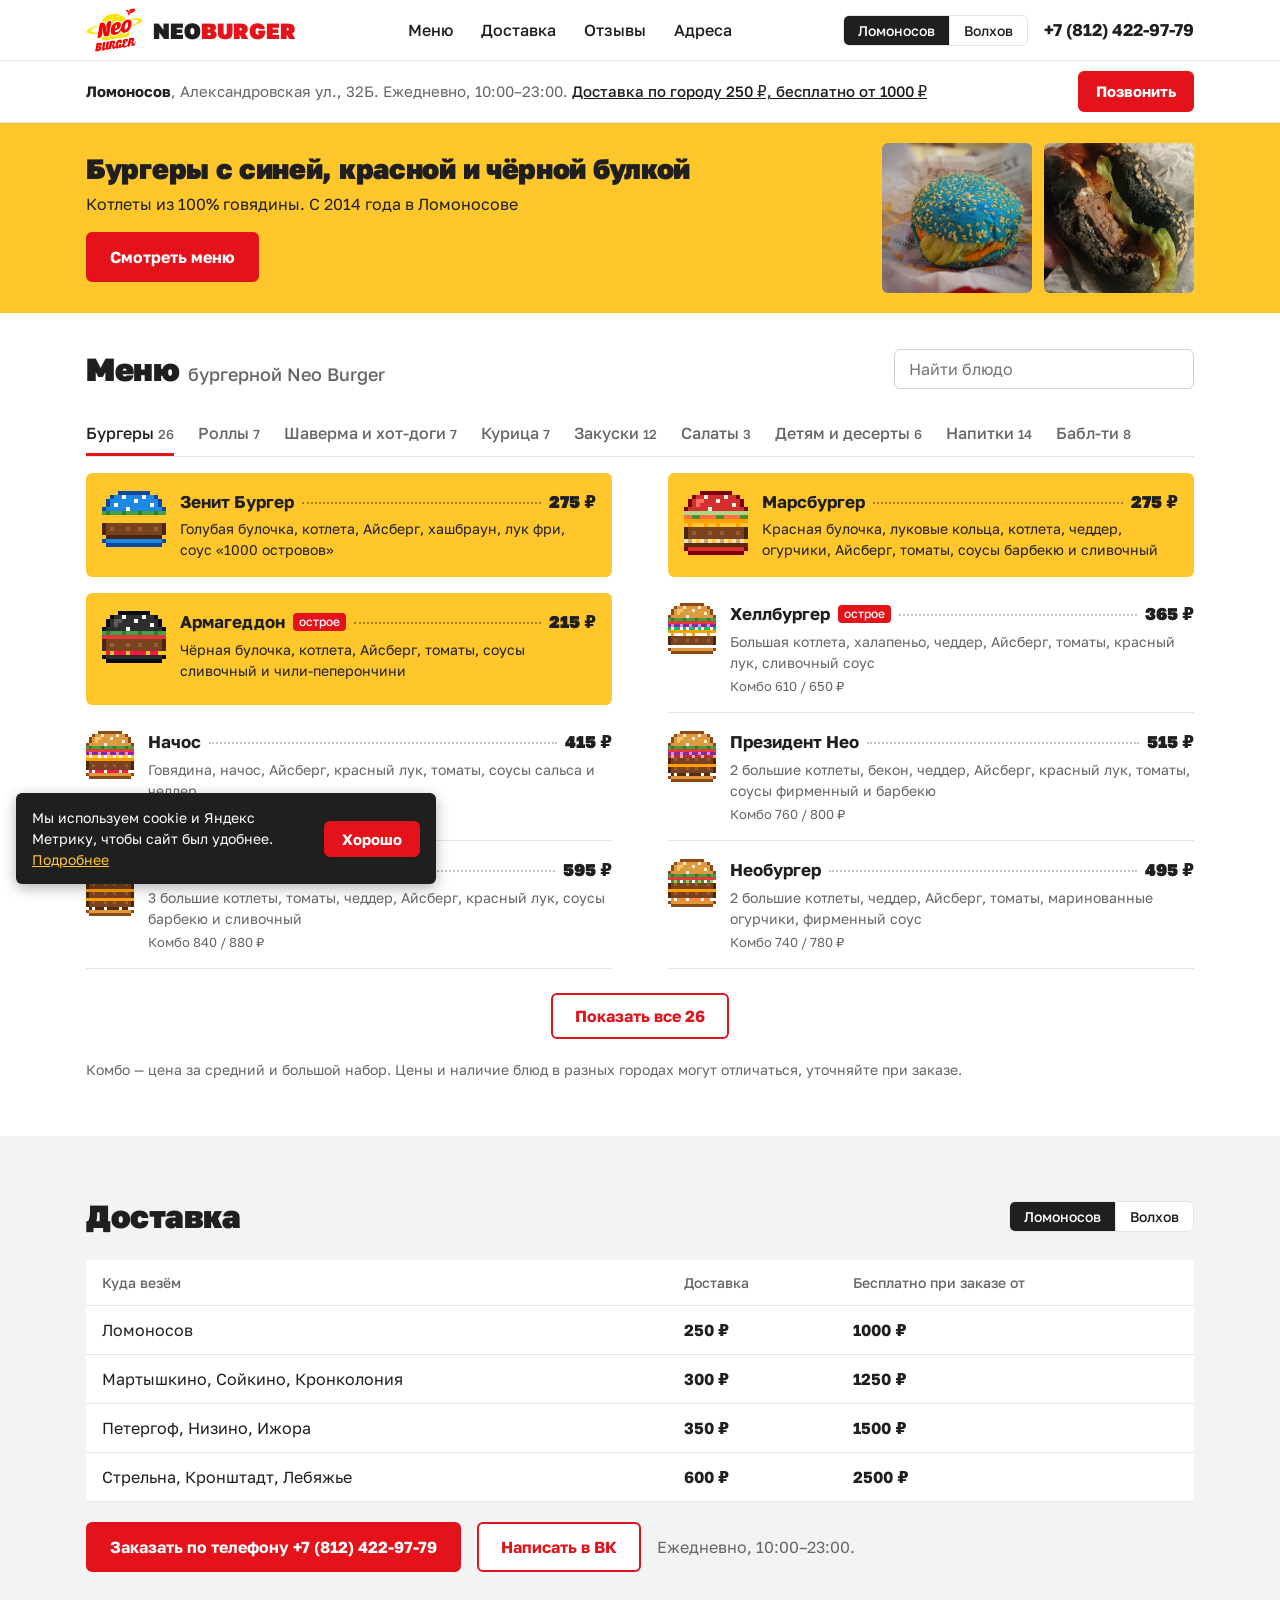
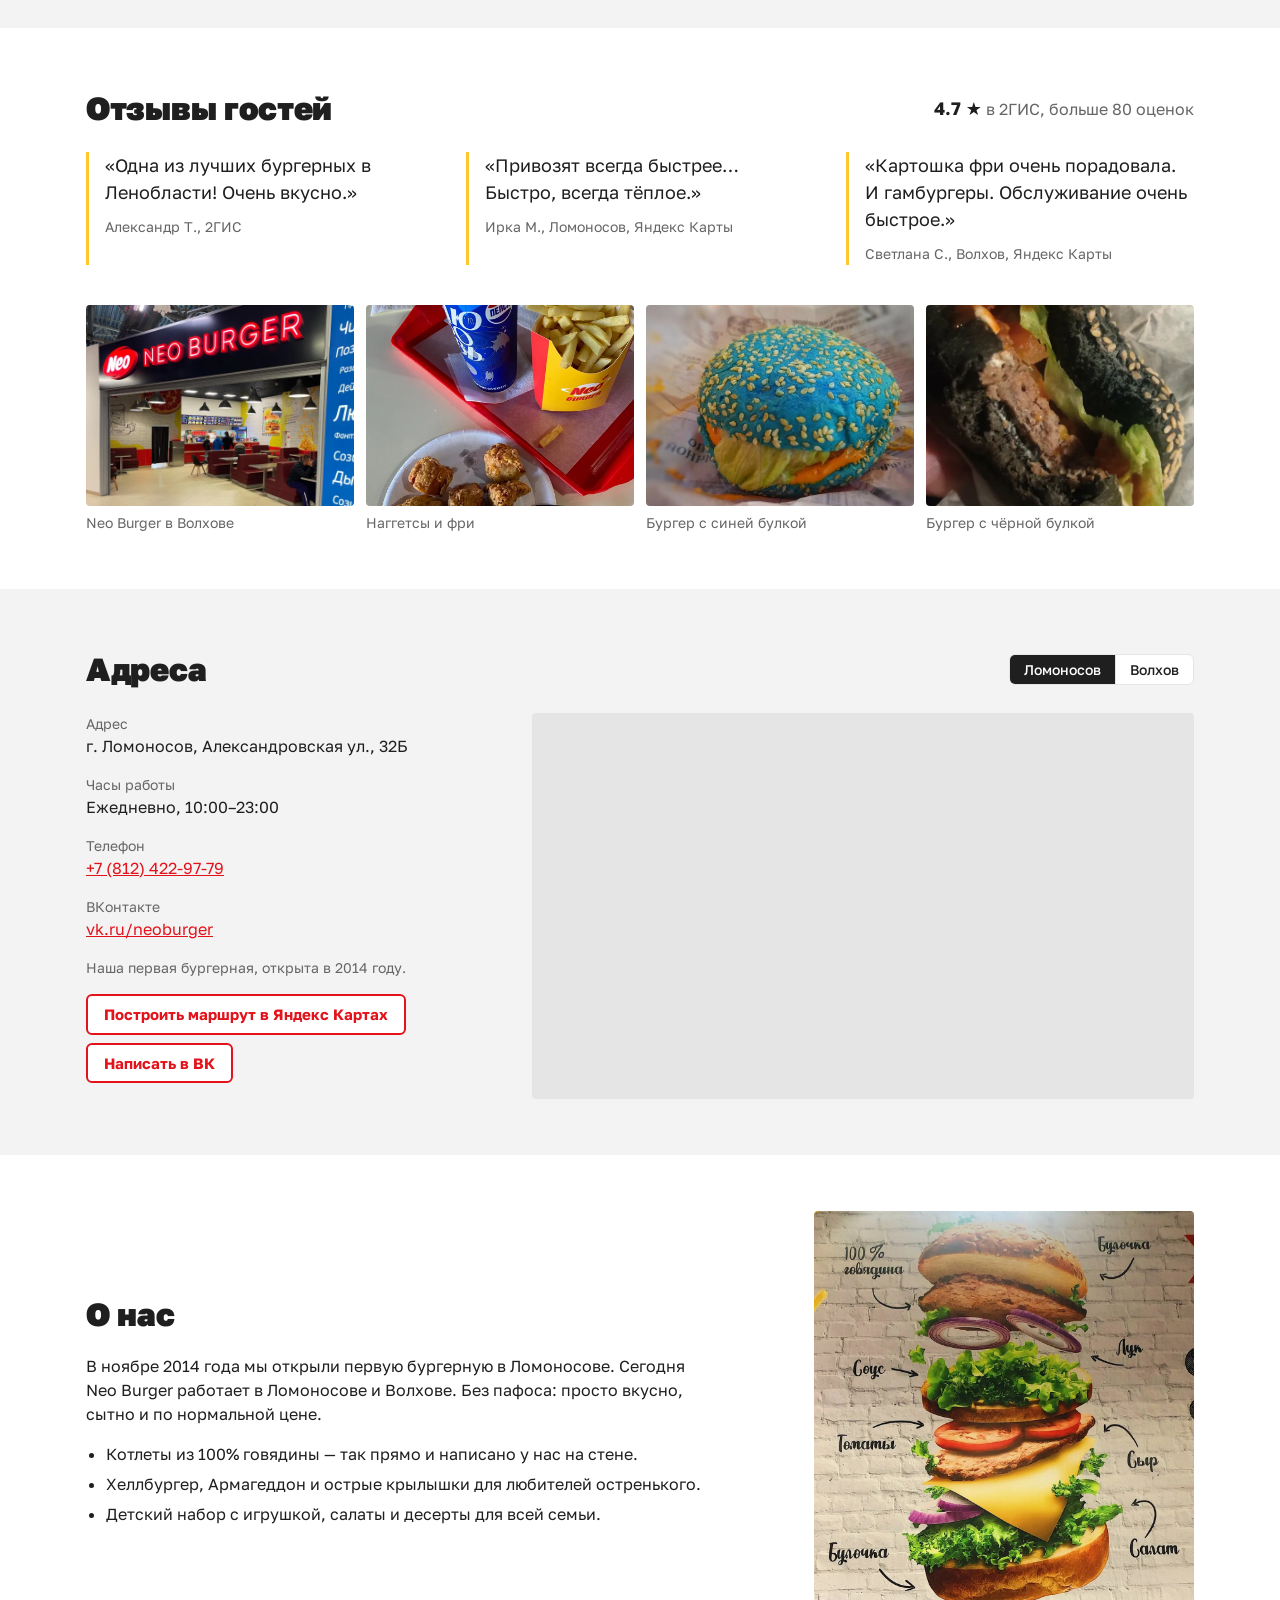
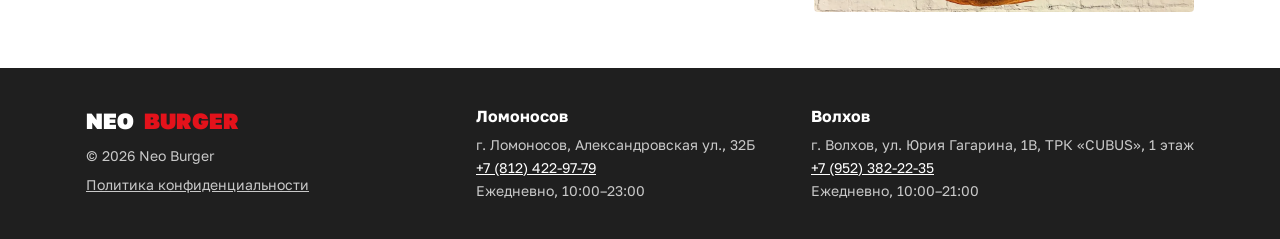
<file: index.html>
<!DOCTYPE html>
<html lang="ru">
<head>
  <meta charset="UTF-8">
  <meta name="viewport" content="width=device-width, initial-scale=1.0">
  <title>Neo Burger — бургерная в Ломоносове и Волхове, доставка бургеров</title>
  <meta name="description" content="Neo Burger — бургерные в Ломоносове и Волхове: сочные бургеры, роллы, шаверма, крылышки и картошка фри. Доставка по Ломоносову и Петергофу. Адреса и телефоны на сайте.">
  <meta name="robots" content="noindex, nofollow">
  <meta name="theme-color" content="#e3121b">
  <link rel="icon" href="images/logo.png" type="image/png">

  <!-- Превью ссылки в ВК, Телеграме и WhatsApp -->
  <meta property="og:type" content="website">
  <meta property="og:locale" content="ru_RU">
  <meta property="og:site_name" content="Neo Burger">
  <meta property="og:title" content="Neo Burger — бургерная в Ломоносове и Волхове">
  <meta property="og:description" content="Бургеры с синей, красной и чёрной булкой, роллы, шаверма и картошка фри. Доставка по Ломоносову и Петергофу.">
  <!-- Данные для поиска Яндекса и Google: карточка заведения с адресом, телефоном и часами.
       Держать в согласии с locations в script.js. -->
  <script type="application/ld+json">
  {
    "@context": "https://schema.org",
    "@graph": [
      {
        "@type": "Restaurant",
        "name": "Neo Burger Ломоносов",
        "servesCuisine": ["Бургеры", "Фастфуд"],
        "priceRange": "₽",
        "telephone": "+78124229779",
        "openingHours": "Mo-Su 10:00-23:00",
        "address": {
          "@type": "PostalAddress",
          "addressCountry": "RU",
          "addressLocality": "Ломоносов",
          "streetAddress": "Александровская ул., 32Б"
        },
        "geo": { "@type": "GeoCoordinates", "latitude": 59.910501, "longitude": 29.775342 },
        "sameAs": ["https://vk.ru/neoburger"]
      },
      {
        "@type": "Restaurant",
        "name": "Neo Burger Волхов",
        "servesCuisine": ["Бургеры", "Фастфуд"],
        "priceRange": "₽",
        "telephone": "+79523822235",
        "openingHours": "Mo-Su 10:00-21:00",
        "address": {
          "@type": "PostalAddress",
          "addressCountry": "RU",
          "addressLocality": "Волхов",
          "streetAddress": "ул. Юрия Гагарина, 1В, ТРК «CUBUS», 1 этаж"
        },
        "geo": { "@type": "GeoCoordinates", "latitude": 59.927274, "longitude": 32.292941 },
        "sameAs": ["https://vk.ru/neoburger3"]
      }
    ]
  }
  </script>

  <!-- Кириллицу шрифта грузим сразу, чтобы текст не перерисовывался -->
  <link rel="preload" href="fonts/golos-text-cyrillic.woff2" as="font" type="font/woff2" crossorigin>
  <link rel="stylesheet" href="style.css">
  <!-- Без JavaScript прячем то, что без него не работает: переключатели городов, поиск и вкладки меню -->
  <noscript>
    <style>
      [data-city-tabs], .menu-search, .tabs, .menu-more { display: none !important; }
    </style>
  </noscript>
</head>
<body>

  <!-- Шапка: логотип, разделы, выбор города и телефон -->
  <header class="topbar">
    <div class="container topbar__inner">
      <a href="#" class="logo"><img class="logo__img" src="images/logo.png" alt="" width="58" height="44"><span class="logo__text">NEO<span class="logo__accent">BURGER</span></span></a>
      <nav class="nav">
        <a href="#menu">Меню</a>
        <a href="#delivery">Доставка</a>
        <a href="#reviews">Отзывы</a>
        <a href="#contacts">Адреса</a>
      </nav>
      <div class="topbar__right">
        <div class="seg" data-city-tabs role="group" aria-label="Выбор города"></div>
        <a href="tel:+78124229779" class="topbar__phone hide-mobile" id="top-call" data-call>+7 (812) 422-97-79</a>
      </div>
    </div>
  </header>

  <!-- Данные Ломоносова ниже прописаны прямо в HTML, чтобы адрес и телефон были видны без JavaScript.
       script.js перерисовывает их по выбранному городу.
       Держать в согласии с locations в script.js и с JSON-LD в <head>. -->

  <!-- Главное про выбранный город: адрес, часы, доставка -->
  <div class="place">
    <div class="container place__inner">
      <p class="place__text">
        <strong id="place-city">Ломоносов</strong>, <span id="place-address">Александровская ул., 32Б</span>.
        <span id="place-hours">Ежедневно, 10:00–23:00</span>.
        <a href="#delivery" id="place-delivery">Доставка по городу 250 ₽, бесплатно от 1000 ₽</a>
      </p>
      <a href="tel:+78124229779" class="btn btn--small hide-mobile" data-call>Позвонить</a>
    </div>
  </div>

  <!-- Баннер с главной фишкой: цветные булки -->
  <section class="promo" aria-labelledby="promo-title">
    <div class="container promo__inner">
      <div class="promo__text">
        <h2 class="promo__title" id="promo-title">Бургеры с синей, красной и чёрной булкой</h2>
        <p class="promo__sub">Котлеты из 100% говядины. С 2014 года в Ломоносове</p>
        <a href="#menu" class="btn promo__btn">Смотреть меню</a>
      </div>
      <div class="promo__pics">
        <picture>
          <source srcset="images/blue-bun.webp" type="image/webp">
          <img src="images/blue-bun.jpg" alt="Бургер с синей булкой" width="750" height="750">
        </picture>
        <picture>
          <source srcset="images/black-bun.webp" type="image/webp">
          <img src="images/black-bun.jpg" alt="Бургер с чёрной булкой" width="584" height="1280">
        </picture>
      </div>
    </div>
  </section>

  <!-- Меню — сразу под баннером -->
  <section id="menu" class="section section--first">
    <div class="container">
      <div class="section__head">
        <h1 class="section__title">Меню <span class="section__sub">бургерной Neo Burger</span></h1>
        <input type="search" id="menu-search" class="menu-search" placeholder="Найти блюдо" aria-label="Поиск по меню">
      </div>
      <div class="tabs" id="tabs"></div>
      <div class="menu-list" id="menu-grid"></div>
      <noscript>
        <p class="menu-noscript">
          Меню доступно по телефону:
          Ломоносов — <a href="tel:+78124229779">+7 (812) 422-97-79</a>,
          Волхов — <a href="tel:+79523822235">+7 (952) 382-22-35</a>.
        </p>
      </noscript>
      <button type="button" class="btn btn--outline menu-more" id="menu-more" hidden></button>
      <p class="note">Комбо — цена за средний и большой набор. Цены и наличие блюд в разных городах могут отличаться, уточняйте при заказе.</p>
    </div>
  </section>

  <!-- Доставка: зоны и суммы для выбранного города -->
  <section id="delivery" class="section section--grey">
    <div class="container">
      <div class="section__head">
        <h2 class="section__title">Доставка</h2>
        <div class="seg" data-city-tabs role="group" aria-label="Выбор города"></div>
      </div>
      <div id="delivery-info">
        <table class="table">
          <thead>
            <tr><th>Куда везём</th><th>Доставка</th><th>Бесплатно при заказе от</th></tr>
          </thead>
          <tbody>
            <tr><td>Ломоносов</td><td>250 ₽</td><td>1000 ₽</td></tr>
            <tr><td>Мартышкино, Сойкино, Кронколония</td><td>300 ₽</td><td>1250 ₽</td></tr>
            <tr><td>Петергоф, Низино, Ижора</td><td>350 ₽</td><td>1500 ₽</td></tr>
            <tr><td>Стрельна, Кронштадт, Лебяжье</td><td>600 ₽</td><td>2500 ₽</td></tr>
          </tbody>
        </table>
        <div class="delivery-foot">
          <a href="tel:+78124229779" class="btn">Заказать по телефону +7 (812) 422-97-79</a>
          <a href="https://vk.me/neoburger" class="btn btn--outline" target="_blank" rel="noopener">Написать в ВК</a>
          <span>Ежедневно, 10:00–23:00.</span>
        </div>
      </div>
    </div>
  </section>

  <!-- Отзывы и фото -->
  <section id="reviews" class="section">
    <div class="container">
      <div class="section__head">
        <h2 class="section__title">Отзывы гостей</h2>
        <p class="score"><strong>4.7 ★</strong> в 2ГИС, больше 80 оценок</p>
      </div>
      <div class="reviews">
        <blockquote class="review">
          <p>«Одна из лучших бургерных в Ленобласти! Очень вкусно.»</p>
          <cite>Александр Т., 2ГИС</cite>
        </blockquote>
        <blockquote class="review">
          <p>«Привозят всегда быстрее… Быстро, всегда тёплое.»</p>
          <cite>Ирка М., Ломоносов, Яндекс Карты</cite>
        </blockquote>
        <blockquote class="review">
          <p>«Картошка фри очень порадовала. И гамбургеры. Обслуживание очень быстрое.»</p>
          <cite>Светлана С., Волхов, Яндекс Карты</cite>
        </blockquote>
      </div>
      <div class="gallery">
        <figure>
          <picture>
            <source srcset="images/hall-sign.webp" type="image/webp">
            <img src="images/hall-sign.jpg" alt="Вход в Neo Burger с красной неоновой вывеской" width="1280" height="960" loading="lazy">
          </picture>
          <figcaption>Neo Burger в Волхове</figcaption>
        </figure>
        <figure>
          <picture>
            <source srcset="images/red-tray.webp" type="image/webp">
            <img src="images/red-tray.jpg" alt="Наггетсы, картошка фри в фирменной упаковке и газировка на красном подносе" width="960" height="1280" loading="lazy">
          </picture>
          <figcaption>Наггетсы и фри</figcaption>
        </figure>
        <figure>
          <picture>
            <source srcset="images/blue-bun.webp" type="image/webp">
            <img src="images/blue-bun.jpg" alt="Бургер с синей булочкой и кунжутом" width="750" height="750" loading="lazy">
          </picture>
          <figcaption>Бургер с синей булкой</figcaption>
        </figure>
        <figure>
          <picture>
            <source srcset="images/black-bun.webp" type="image/webp">
            <img src="images/black-bun.jpg" alt="Бургер с чёрной булочкой, говяжьей котлетой и салатом" width="584" height="1280" loading="lazy">
          </picture>
          <figcaption>Бургер с чёрной булкой</figcaption>
        </figure>
      </div>
    </div>
  </section>

  <!-- Адреса и карта -->
  <section id="contacts" class="section section--grey">
    <div class="container">
      <div class="section__head">
        <h2 class="section__title">Адреса</h2>
        <div class="seg" data-city-tabs role="group" aria-label="Выбор города"></div>
      </div>
      <div class="contacts">
        <div class="contacts__info" id="city-info">
          <p><span class="label">Адрес</span>г. Ломоносов, Александровская ул., 32Б</p>
          <p><span class="label">Часы работы</span>Ежедневно, 10:00–23:00</p>
          <p><span class="label">Телефон</span><a href="tel:+78124229779">+7 (812) 422-97-79</a></p>
          <p><span class="label">ВКонтакте</span><a href="https://vk.ru/neoburger" target="_blank" rel="noopener">vk.ru/neoburger</a></p>
          <p class="city-note">Наша первая бургерная, открыта в 2014 году.</p>
          <p class="contacts__buttons">
            <a href="https://yandex.ru/maps/?rtext=~59.910501,29.775342&amp;rtt=auto" class="btn btn--small btn--outline" target="_blank" rel="noopener">Построить маршрут в Яндекс Картах</a>
            <a href="https://vk.me/neoburger" class="btn btn--small btn--outline" target="_blank" rel="noopener">Написать в ВК</a>
          </p>
        </div>
        <div class="contacts__map">
          <iframe
            id="city-map"
            src="https://www.openstreetmap.org/export/embed.html?bbox=29.767342,59.907500999999996,29.783341999999998,59.913501&amp;layer=mapnik&amp;marker=59.910501,29.775342"
            title="Neo Burger на карте"
            loading="lazy"
            allowfullscreen></iframe>
        </div>
      </div>
    </div>
  </section>

  <!-- О нас -->
  <section id="about" class="section">
    <div class="container about">
      <div>
        <h2 class="section__title">О нас</h2>
        <p>В ноябре 2014 года мы открыли первую бургерную в Ломоносове. Сегодня Neo Burger работает в Ломоносове и Волхове. Без пафоса: просто вкусно, сытно и по нормальной цене.</p>
        <ul class="about__list">
          <li>Котлеты из 100% говядины — так прямо и написано у нас на стене.</li>
          <li>Хеллбургер, Армагеддон и острые крылышки для любителей остренького.</li>
          <li>Детский набор с игрушкой, салаты и десерты для всей семьи.</li>
        </ul>
      </div>
      <picture class="about__pic">
        <source srcset="images/poster.webp" type="image/webp">
        <img class="about__img" src="images/poster.jpg" alt="Плакат на стене Neo Burger: бургер в разрезе — булочка, 100% говядина, сыр, томаты, салат, лук и соус" width="1213" height="1280" loading="lazy">
      </picture>
    </div>
  </section>

  <!-- Подвал: адреса и телефоны обеих точек (прописаны в HTML, script.js перерисовывает их из locations) -->
  <footer class="footer">
    <div class="container footer__inner">
      <div>
        <a href="#" class="logo logo--light">NEO<span class="logo__accent">BURGER</span></a>
        <p class="footer__copy">© 2026 Neo Burger</p>
        <p class="footer__links"><a href="privacy.html">Политика конфиденциальности</a></p>

      </div>
      <div class="footer__places" id="footer-places">
        <div>
          <h3>Ломоносов</h3>
          <p>г. Ломоносов, Александровская ул., 32Б</p>
          <p><a href="tel:+78124229779">+7 (812) 422-97-79</a></p>
          <p>Ежедневно, 10:00–23:00</p>
        </div>
        <div>
          <h3>Волхов</h3>
          <p>г. Волхов, ул. Юрия Гагарина, 1В, ТРК «CUBUS», 1 этаж</p>
          <p><a href="tel:+79523822235">+7 (952) 382-22-35</a></p>
          <p>Ежедневно, 10:00–21:00</p>
        </div>
      </div>
    </div>
  </footer>

  <!-- Круглая кнопка звонка на телефонах (номер подставляется по выбранному городу) -->
  <a href="tel:+78124229779" class="call-fab" data-call aria-label="Позвонить">
    <svg width="26" height="26" viewBox="0 0 24 24" fill="#fff" aria-hidden="true"><path d="M6.6 10.8a15.1 15.1 0 0 0 6.6 6.6l2.2-2.2a1 1 0 0 1 1-.25c1.1.37 2.3.57 3.6.57a1 1 0 0 1 1 1V20a1 1 0 0 1-1 1A17 17 0 0 1 3 4a1 1 0 0 1 1-1h3.5a1 1 0 0 1 1 1c0 1.25.2 2.45.57 3.57a1 1 0 0 1-.25 1z"/></svg>
  </a>

  <!-- Круглая кнопка ВК на телефонах, слева от кнопки звонка (чат с группой выбранного города) -->
  <a href="https://vk.me/neoburger" class="vk-fab" data-vk target="_blank" rel="noopener" aria-label="Написать во ВКонтакте">VK</a>

  <!-- Плашка про cookie (показывается, пока посетитель не нажал «Хорошо») -->
  <div class="cookie" id="cookie" hidden>
    <p>Мы используем cookie и Яндекс Метрику, чтобы сайт был удобнее. <a href="privacy.html">Подробнее</a></p>
    <button type="button" class="btn btn--small" id="cookie-ok">Хорошо</button>
  </div>

  <script src="script.js"></script>
</body>
</html>
</file>
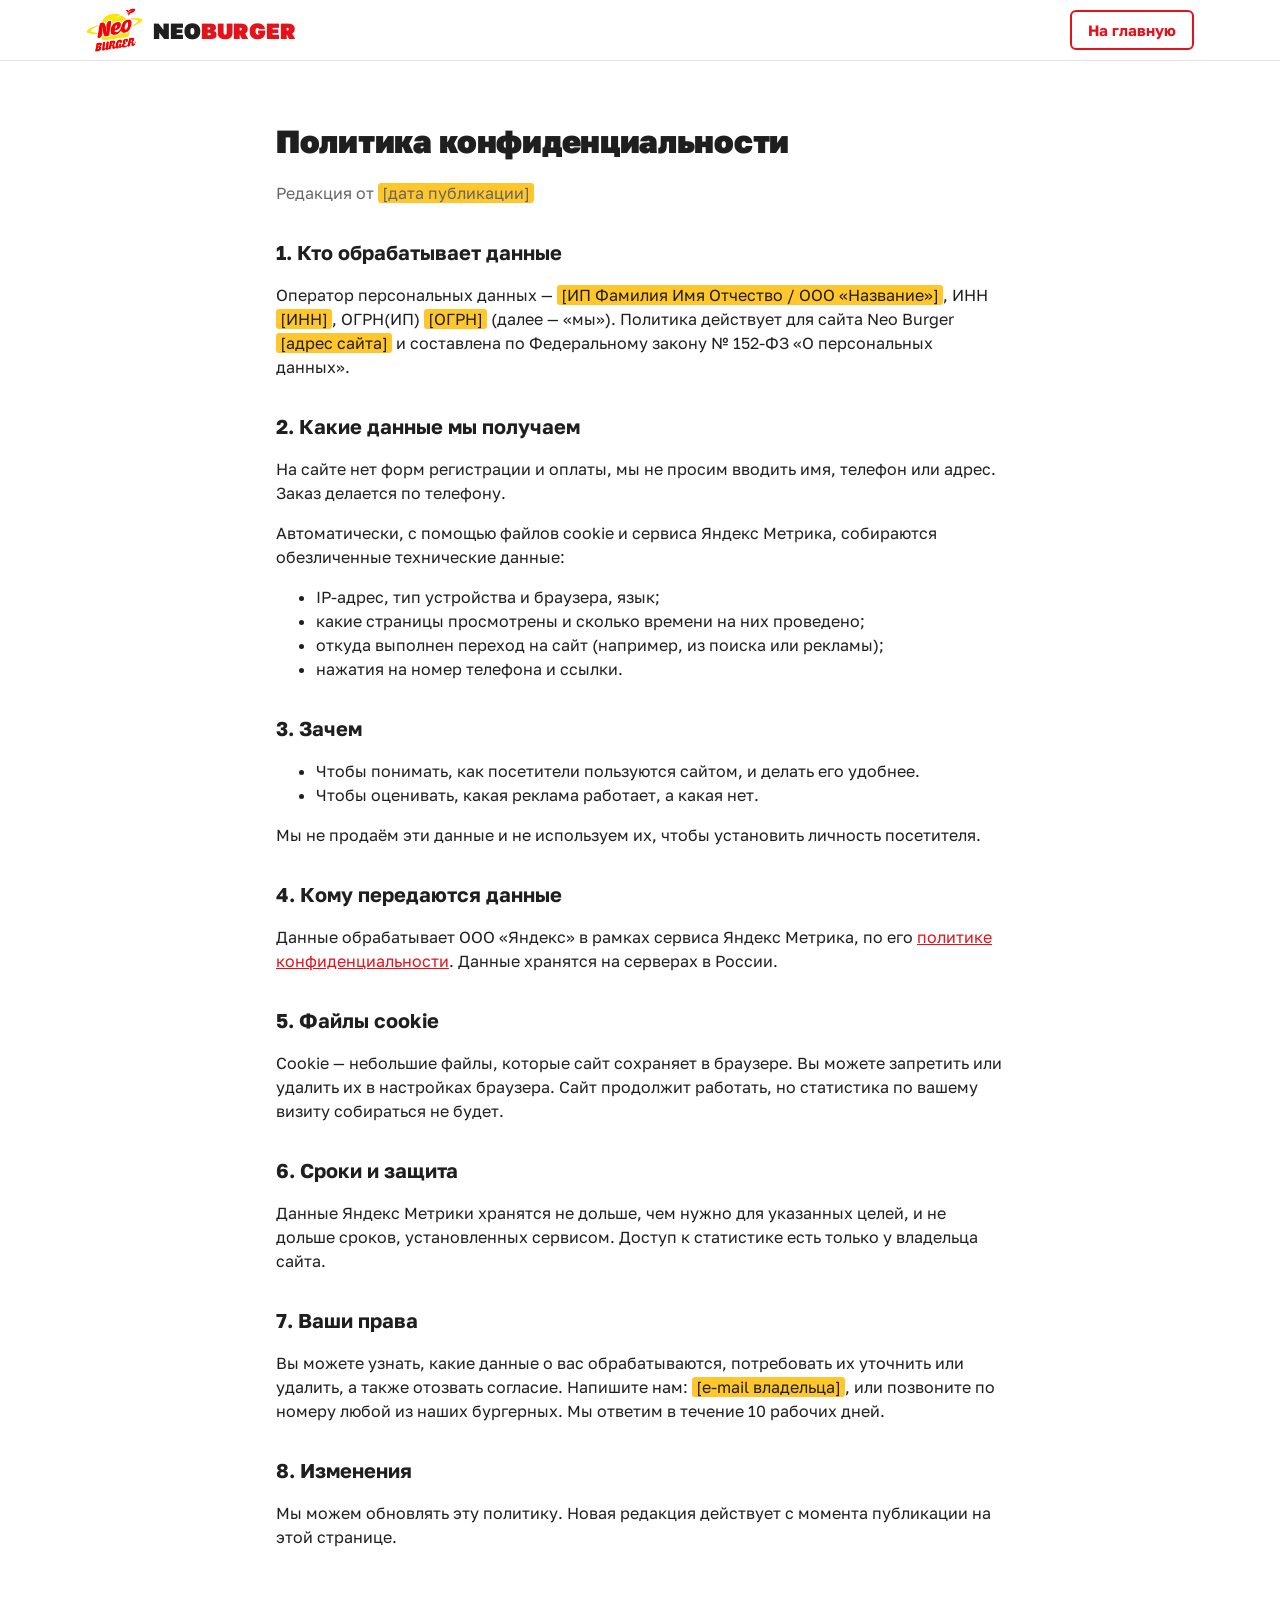
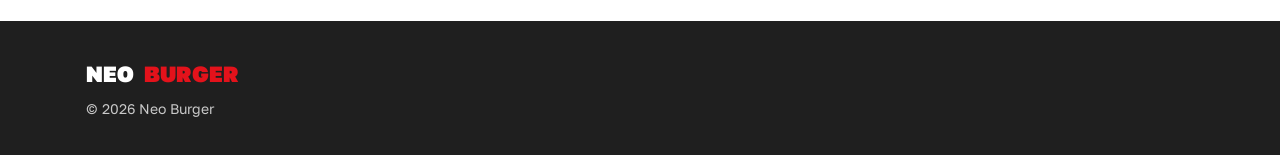
<file: privacy.html>
<!DOCTYPE html>
<html lang="ru">
<head>
  <meta charset="UTF-8">
  <meta name="viewport" content="width=device-width, initial-scale=1.0">
  <title>Политика конфиденциальности — Neo Burger</title>
  <meta name="robots" content="noindex, nofollow">
  <link rel="icon" href="images/logo.png" type="image/png">
  <link rel="preload" href="fonts/golos-text-cyrillic.woff2" as="font" type="font/woff2" crossorigin>
  <link rel="stylesheet" href="style.css">
</head>
<body>

  <header class="topbar">
    <div class="container topbar__inner">
      <a href="index.html" class="logo"><img class="logo__img" src="images/logo.png" alt="" width="58" height="44"><span class="logo__text">NEO<span class="logo__accent">BURGER</span></span></a>
      <a href="index.html" class="btn btn--small btn--outline">На главную</a>
    </div>
  </header>

  <main class="section">
    <div class="container doc">
      <h1 class="section__title">Политика конфиденциальности</h1>
      <p class="doc__date">Редакция от <span class="todo">[дата публикации]</span></p>

      <h2>1. Кто обрабатывает данные</h2>
      <p>Оператор персональных данных — <span class="todo">[ИП Фамилия Имя Отчество / ООО «Название»]</span>, ИНН <span class="todo">[ИНН]</span>, ОГРН(ИП) <span class="todo">[ОГРН]</span> (далее — «мы»). Политика действует для сайта Neo Burger <span class="todo">[адрес сайта]</span> и составлена по Федеральному закону № 152-ФЗ «О персональных данных».</p>

      <h2>2. Какие данные мы получаем</h2>
      <p>На сайте нет форм регистрации и оплаты, мы не просим вводить имя, телефон или адрес. Заказ делается по телефону.</p>
      <p>Автоматически, с помощью файлов cookie и сервиса Яндекс Метрика, собираются обезличенные технические данные:</p>
      <ul>
        <li>IP-адрес, тип устройства и браузера, язык;</li>
        <li>какие страницы просмотрены и сколько времени на них проведено;</li>
        <li>откуда выполнен переход на сайт (например, из поиска или рекламы);</li>
        <li>нажатия на номер телефона и ссылки.</li>
      </ul>

      <h2>3. Зачем</h2>
      <ul>
        <li>Чтобы понимать, как посетители пользуются сайтом, и делать его удобнее.</li>
        <li>Чтобы оценивать, какая реклама работает, а какая нет.</li>
      </ul>
      <p>Мы не продаём эти данные и не используем их, чтобы установить личность посетителя.</p>

      <h2>4. Кому передаются данные</h2>
      <p>Данные обрабатывает ООО «Яндекс» в рамках сервиса Яндекс Метрика, по его <a href="https://yandex.ru/legal/confidential/" target="_blank" rel="noopener">политике конфиденциальности</a>. Данные хранятся на серверах в России.</p>

      <h2>5. Файлы cookie</h2>
      <p>Cookie — небольшие файлы, которые сайт сохраняет в браузере. Вы можете запретить или удалить их в настройках браузера. Сайт продолжит работать, но статистика по вашему визиту собираться не будет.</p>

      <h2>6. Сроки и защита</h2>
      <p>Данные Яндекс Метрики хранятся не дольше, чем нужно для указанных целей, и не дольше сроков, установленных сервисом. Доступ к статистике есть только у владельца сайта.</p>

      <h2>7. Ваши права</h2>
      <p>Вы можете узнать, какие данные о вас обрабатываются, потребовать их уточнить или удалить, а также отозвать согласие. Напишите нам: <span class="todo">[e-mail владельца]</span>, или позвоните по номеру любой из наших бургерных. Мы ответим в течение 10 рабочих дней.</p>

      <h2>8. Изменения</h2>
      <p>Мы можем обновлять эту политику. Новая редакция действует с момента публикации на этой странице.</p>
    </div>
  </main>

  <footer class="footer">
    <div class="container footer__inner">
      <div>
        <a href="index.html" class="logo logo--light">NEO<span class="logo__accent">BURGER</span></a>
        <p class="footer__copy">© 2026 Neo Burger</p>
      </div>
    </div>
  </footer>

</body>
</html>
</file>
<file: style.css>
/* Шрифт Golos Text лежит в fonts/ (лицензия — fonts/OFL.txt).
   Это вариативный шрифт: в одном файле сразу все жирности, мы используем 400, 500, 700 и 900. */
@font-face {
  font-family: "Golos Text";
  font-style: normal;
  font-weight: 400 900;
  font-display: swap;
  src: url("fonts/golos-text-cyrillic.woff2") format("woff2");
  unicode-range: U+0301, U+0400-045F, U+0490-0491, U+04B0-04B1, U+2116;
}
@font-face {
  font-family: "Golos Text";
  font-style: normal;
  font-weight: 400 900;
  font-display: swap;
  src: url("fonts/golos-text-latin.woff2") format("woff2");
  unicode-range: U+0000-00FF, U+0131, U+0152-0153, U+02BB-02BC, U+02C6, U+02DA, U+02DC, U+0304, U+0308, U+0329, U+2000-206F, U+20AC, U+2122, U+2191, U+2193, U+2212, U+2215, U+FEFF, U+FFFD;
}

:root {
  --white: #ffffff;
  --grey: #f3f3f3;
  --line: #e5e5e5;
  --text: #1f1f1f;
  --muted: #666666;
  /* Фирменные цвета Neo Burger: красный — вывеска, жёлтый — упаковка фри */
  --red: #e3121b;
  --red-dark: #b80d15;
  --yellow: #ffc72c;
  /* Фирменный синий ВКонтакте — для кнопки чата */
  --vk: #0077ff;
}

* { box-sizing: border-box; }

html { scroll-behavior: smooth; scroll-padding-top: 72px; }

body {
  margin: 0;
  font-family: "Golos Text", system-ui, sans-serif;
  font-size: 16px;
  line-height: 1.5;
  background: var(--white);
  color: var(--text);
}

a { color: var(--red); }

/* Атрибут hidden всегда прячет элемент, даже если у класса задан display */
[hidden] { display: none !important; }

/* width/height у <img> нужны браузеру, чтобы заранее знать пропорции, а размер задаёт CSS */
picture { display: block; }
img { max-width: 100%; height: auto; }

:focus-visible { outline: 3px solid var(--yellow); outline-offset: 2px; }

.container {
  max-width: 1140px;
  margin: 0 auto;
  padding: 0 16px;
}

/* Кнопки */
.btn {
  display: inline-block;
  background: var(--red);
  color: var(--white);
  border: 2px solid var(--red);
  border-radius: 6px;
  padding: 11px 22px;
  font-family: inherit;
  font-size: 16px;
  font-weight: 700;
  text-decoration: none;
  cursor: pointer;
}
.btn:hover { background: var(--red-dark); border-color: var(--red-dark); }
.btn--small { padding: 7px 16px; font-size: 15px; }
.btn--outline { background: var(--white); color: var(--red); }
.btn--outline:hover { background: var(--red); color: var(--white); }

/* Шапка */
.topbar {
  position: sticky;
  top: 0;
  z-index: 10;
  background: var(--white);
  border-bottom: 1px solid var(--line);
}
.topbar__inner {
  display: flex;
  align-items: center;
  justify-content: space-between;
  gap: 16px;
  height: 60px;
}
.logo {
  display: inline-flex;
  align-items: center;
  gap: 10px;
  font-weight: 900;
  font-size: 22px;
  color: var(--text);
  text-decoration: none;
}
.logo__img { display: block; height: 44px; width: auto; }
.logo__accent { color: var(--red); }
.logo--light { color: var(--white); }
.nav a {
  color: var(--text);
  text-decoration: none;
  margin: 0 12px;
  font-weight: 500;
}
.nav a:hover { color: var(--red); }
.topbar__right { display: flex; align-items: center; gap: 16px; }
.topbar__phone {
  color: var(--text);
  font-weight: 700;
  font-size: 17px;
  text-decoration: none;
  white-space: nowrap;
}
.topbar__phone:hover { color: var(--red); }

/* Переключатель города */
.seg {
  display: inline-flex;
  border: 1px solid var(--line);
  border-radius: 6px;
  overflow: hidden;
  background: var(--white);
}
.seg__btn {
  border: none;
  background: none;
  padding: 6px 14px;
  font-family: inherit;
  font-size: 14px;
  font-weight: 500;
  color: var(--text);
  cursor: pointer;
}
.seg__btn + .seg__btn { border-left: 1px solid var(--line); }
.seg__btn:hover { background: var(--grey); }
.seg__btn.active { background: var(--text); color: var(--white); }

/* Строка про выбранный город */
.place { border-bottom: 1px solid var(--line); }
.place__inner {
  display: flex;
  align-items: center;
  justify-content: space-between;
  gap: 8px 24px;
  padding-top: 10px;
  padding-bottom: 10px;
}
.place__text { margin: 0; font-size: 15px; color: var(--muted); }
.place__text strong { color: var(--text); }
.place__text a { color: var(--text); font-weight: 500; }

/* Баннер с цветными булками */
.promo { background: var(--yellow); }
.promo__inner {
  display: flex;
  align-items: center;
  justify-content: space-between;
  gap: 24px;
  padding-top: 20px;
  padding-bottom: 20px;
}
.promo__title {
  margin: 0;
  font-size: 28px;
  font-weight: 900;
  line-height: 1.15;
  letter-spacing: -0.3px;
}
.promo__sub { margin: 6px 0 16px; font-size: 16px; }
.promo__pics { display: flex; gap: 12px; flex-shrink: 0; }
.promo__pics img {
  display: block;
  width: 150px;
  height: 150px;
  object-fit: cover;
  border-radius: 6px;
}

/* Секции */
.section { padding: 56px 0; }
.section--grey { background: var(--grey); }
.section--first { padding-top: 32px; }
.section__head {
  display: flex;
  align-items: center;
  justify-content: space-between;
  flex-wrap: wrap;
  gap: 12px 16px;
  margin-bottom: 20px;
}
.section__title {
  margin: 0;
  font-size: 32px;
  font-weight: 900;
  letter-spacing: -0.3px;
}
/* Пояснение к заголовку — мельче и серым, чтобы «Меню» оставалось главным словом */
.section__sub { font-size: 18px; font-weight: 500; color: var(--muted); letter-spacing: 0; }

/* Поиск */
.menu-search {
  flex: 1;
  max-width: 300px;
  min-width: 200px;
  border: 1px solid #cfcfcf;
  border-radius: 6px;
  padding: 9px 14px;
  font-family: inherit;
  font-size: 16px;
  color: var(--text);
}
.menu-search:focus { outline: none; border-color: var(--text); }

/* Вкладки категорий: текст с красной чертой под активной */
.tabs {
  display: flex;
  gap: 4px 24px;
  overflow-x: auto;
  border-bottom: 1px solid var(--line);
  margin-bottom: 8px;
}
.tab {
  flex-shrink: 0;
  background: none;
  border: none;
  border-bottom: 3px solid transparent;
  padding: 10px 0;
  font-family: inherit;
  font-size: 16px;
  font-weight: 500;
  color: var(--muted);
  cursor: pointer;
}
.tab:hover { color: var(--text); }
.tab.active { color: var(--text); border-bottom-color: var(--red); }
.tab__count { font-size: 13px; color: var(--muted); }

/* Список блюд: строки, как в бумажном меню */
.menu-list {
  display: grid;
  grid-template-columns: 1fr 1fr;
  column-gap: 56px;
}
.row {
  display: flex;
  gap: 14px;
  padding: 16px 0;
  border-bottom: 1px solid var(--line);
}
.row .pixel-art { flex-shrink: 0; margin-top: 2px; }
/* Бургеры с цветной булкой: жёлтая подложка, как упаковка фри */
.row--hit {
  background: var(--yellow);
  border-bottom-color: transparent;
  border-radius: 6px;
  padding: 16px;
  margin: 8px 0;
}
/* Серый текст на жёлтом плохо читается — внутри делаем его тёмным */
.row--hit { --muted: var(--text); }
.row--hit .row__dots { border-bottom-color: rgba(0, 0, 0, 0.35); }
.row__main { flex: 1; min-width: 0; }
.row__head { display: flex; align-items: baseline; gap: 8px; }
.row__name { margin: 0; font-size: 17px; font-weight: 700; }
.row__dots {
  flex: 1;
  min-width: 16px;
  border-bottom: 2px dotted #c4c4c4;
  transform: translateY(-4px);
}
.row__price { font-size: 17px; font-weight: 900; white-space: nowrap; }
.row__desc { margin: 4px 0 0; font-size: 14px; color: var(--muted); }
.row__extra { margin: 4px 0 0; font-size: 13px; color: var(--muted); }
.badge {
  display: inline-block;
  margin-left: 4px;
  padding: 0 6px;
  border-radius: 4px;
  background: var(--red);
  color: var(--white);
  font-size: 12px;
  font-weight: 500;
  vertical-align: 2px;
}

.menu-more { display: block; margin: 24px auto 0; }
.menu-noscript { margin: 16px 0 0; font-size: 18px; }
.menu-empty { grid-column: 1 / -1; color: var(--muted); padding: 24px 0; }
.note { color: var(--muted); font-size: 14px; margin: 20px 0 0; }

/* Доставка */
.table {
  width: 100%;
  border-collapse: collapse;
  background: var(--white);
  margin-bottom: 20px;
}
.table th,
.table td {
  padding: 12px 16px;
  text-align: left;
  border-bottom: 1px solid var(--line);
}
.table th { font-size: 14px; font-weight: 500; color: var(--muted); }
.table td:not(:first-child) { white-space: nowrap; font-weight: 700; }
.delivery-off {
  background: var(--white);
  border-left: 4px solid var(--red);
  padding: 16px 20px;
  margin: 0 0 20px;
}
.delivery-foot {
  display: flex;
  align-items: center;
  flex-wrap: wrap;
  gap: 12px 16px;
  color: var(--muted);
}

/* Отзывы */
.score { margin: 0; color: var(--muted); }
.score strong { color: var(--text); font-size: 18px; }
.reviews {
  display: grid;
  grid-template-columns: repeat(3, 1fr);
  gap: 32px;
}
.review {
  margin: 0;
  padding-left: 16px;
  border-left: 3px solid var(--yellow);
}
.review p { margin: 0 0 8px; font-size: 18px; }
.review cite { color: var(--muted); font-style: normal; font-size: 14px; }

/* Фото */
.gallery {
  display: grid;
  grid-template-columns: repeat(4, 1fr);
  gap: 12px;
  margin-top: 40px;
}
.gallery figure { margin: 0; }
.gallery img {
  display: block;
  width: 100%;
  aspect-ratio: 4 / 3;
  object-fit: cover;
  border-radius: 4px;
}
.gallery figcaption { color: var(--muted); font-size: 14px; margin-top: 6px; }

/* Адреса */
.contacts {
  display: grid;
  grid-template-columns: 1fr 1.6fr;
  gap: 32px;
}
.contacts__info p { margin: 0 0 16px; }
.contacts__info .label { display: block; color: var(--muted); font-size: 14px; }
.contacts__info .city-note { color: var(--muted); font-size: 14px; }
.contacts__buttons { display: flex; flex-wrap: wrap; gap: 8px; }
.contacts__map iframe {
  display: block;
  width: 100%;
  height: 100%;
  min-height: 340px;
  border: 0;
  border-radius: 4px;
  background: var(--line);
}

/* О нас */
.about {
  display: grid;
  grid-template-columns: 1.4fr 1fr;
  gap: 40px;
  align-items: center;
}
.about p { max-width: 62ch; }
.about__list { padding-left: 20px; margin: 0; }
.about__list li { margin-bottom: 6px; }
.about__pic { width: 100%; max-width: 380px; justify-self: end; }
.about__img { display: block; width: 100%; border-radius: 4px; }

/* Подвал */
.footer {
  background: var(--text);
  color: #c9c9c9;
  padding: 36px 0;
  font-size: 14px;
}
.footer__inner {
  display: flex;
  justify-content: space-between;
  flex-wrap: wrap;
  gap: 24px;
}
.footer__copy { margin: 8px 0 0; }
.footer__places { display: flex; flex-wrap: wrap; gap: 24px 56px; }
.footer__places h3 { margin: 0 0 6px; color: var(--white); font-size: 16px; }
.footer__places p { margin: 0 0 2px; }
.footer__places a { color: var(--white); }

.footer__links { margin: 8px 0 0; }
.footer__links a { color: #c9c9c9; }

/* Плашка про cookie */
.cookie {
  position: fixed;
  left: 16px;
  bottom: 16px;
  z-index: 30;
  max-width: 420px;
  display: flex;
  align-items: center;
  gap: 16px;
  padding: 14px 16px;
  background: var(--text);
  color: var(--white);
  border-radius: 6px;
  box-shadow: 0 4px 14px rgba(0, 0, 0, 0.3);
  font-size: 14px;
}
.cookie p { margin: 0; }
.cookie a { color: var(--yellow); }

/* Текстовые страницы (политика) */
.doc { max-width: 760px; }
.doc h2 { margin: 32px 0 8px; font-size: 20px; }
.doc__date { color: var(--muted); }
.todo { background: var(--yellow); padding: 0 4px; border-radius: 3px; }

/* Круглая кнопка звонка — только на телефонах */
.call-fab {
  display: none;
  position: fixed;
  right: 16px;
  bottom: 16px;
  width: 56px;
  height: 56px;
  border-radius: 50%;
  background: var(--red);
  align-items: center;
  justify-content: center;
  box-shadow: 0 4px 14px rgba(0, 0, 0, 0.3);
  z-index: 20;
}

/* Круглая кнопка ВК — только на телефонах, слева от кнопки звонка */
.vk-fab {
  display: none;
  position: fixed;
  right: 84px; /* 16px отступ + 56px кнопка звонка + 12px зазор */
  bottom: 16px;
  width: 56px;
  height: 56px;
  border-radius: 50%;
  background: var(--vk);
  color: var(--white);
  align-items: center;
  justify-content: center;
  font-weight: 900;
  font-size: 18px;
  text-decoration: none;
  box-shadow: 0 4px 14px rgba(0, 0, 0, 0.3);
  z-index: 20;
}

/* Планшеты и телефоны */
@media (max-width: 860px) {
  /* на телефоне звонок — через круглую кнопку внизу */
  .nav,
  .hide-mobile { display: none; }
  .logo { font-size: 15px; gap: 6px; }
  .topbar__inner { gap: 8px; }
  .logo__img { height: 36px; }
  .seg__btn { padding: 6px 10px; font-size: 13px; }
  .place__inner { flex-wrap: wrap; }
  /* Баннер компактный: фото маленькие и столбиком справа, чтобы меню было близко */
  .promo__inner { align-items: flex-start; gap: 12px; padding-top: 16px; padding-bottom: 16px; }
  .promo__title { font-size: 20px; }
  .promo__sub { margin: 4px 0 12px; font-size: 14px; }
  .promo__btn { padding: 8px 16px; font-size: 15px; }
  .promo__pics { flex-direction: column; gap: 8px; }
  .promo__pics img { width: 64px; height: 64px; }
  .section { padding: 40px 0; }
  .section__title { font-size: 26px; }
  .menu-search { max-width: none; }
  .menu-list { grid-template-columns: 1fr; }
  .reviews,
  .contacts,
  .about { grid-template-columns: 1fr; }
  .reviews { gap: 20px; }
  .about__pic { justify-self: start; max-width: 260px; }
  .gallery { grid-template-columns: repeat(2, 1fr); }
  .table th,
  .table td { padding: 10px 8px; font-size: 14px; }
  .call-fab,
  .vk-fab { display: flex; }
  /* Плашка cookie на всю ширину и выше круглой кнопки звонка */
  .cookie { right: 16px; max-width: none; bottom: 84px; }
}

@media (prefers-reduced-motion: reduce) {
  html { scroll-behavior: auto; }
}
</file>
